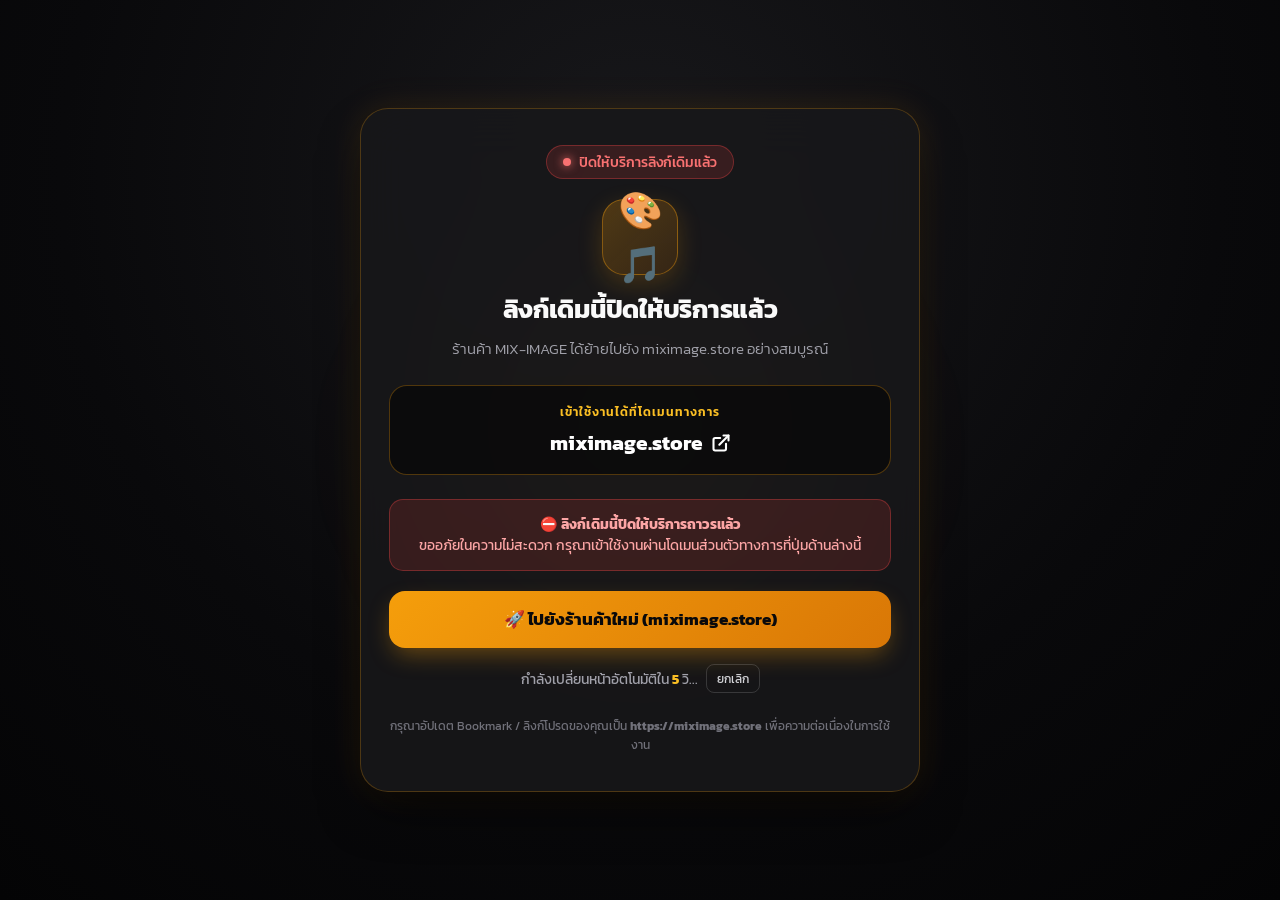
<file: index.html>
<!DOCTYPE html>
<html lang="th">
<head>
  <meta charset="UTF-8">
  <meta name="viewport" content="width=device-width, initial-scale=1.0, maximum-scale=5.0">
  <title>แจ้งย้ายเว็บไซต์ — MIX-IMAGE Art & Audio ย้ายไปโดเมนส่วนตัว miximage.store</title>
  <meta name="description" content="ร้านค้า MIX-IMAGE Art & Audio ได้ย้ายการให้บริการไปยังโดเมนทางการ miximage.store เรียบร้อยแล้ว ลิงก์เดิมจะปิดให้บริการถาวรใน 7 วัน">
  <link rel="icon" type="image/png" href="/favicon.png">
  <link rel="preconnect" href="https://fonts.googleapis.com">
  <link rel="preconnect" href="https://fonts.gstatic.com" crossorigin>
  <link href="https://fonts.googleapis.com/css2?family=Kanit:wght@300;400;500;600;700&family=Prompt:wght@300;400;500;600;700&display=swap" rel="stylesheet">
  <style>
    * {
      box-sizing: border-box;
      margin: 0;
      padding: 0;
      font-family: 'Kanit', 'Prompt', -apple-system, BlinkMacSystemFont, sans-serif;
    }
    body {
      min-height: 100vh;
      background: radial-gradient(circle at 50% 20%, #18181b 0%, #09090b 60%, #040405 100%);
      color: #f4f4f5;
      display: flex;
      align-items: center;
      justify-content: center;
      padding: 20px;
      overflow-x: hidden;
      position: relative;
    }
    /* Animated golden atmospheric glow */
    .bg-glow {
      position: absolute;
      width: 500px;
      height: 500px;
      background: radial-gradient(circle, rgba(245, 158, 11, 0.16) 0%, rgba(217, 119, 6, 0.08) 50%, transparent 70%);
      top: 50%;
      left: 50%;
      transform: translate(-50%, -50%);
      filter: blur(60px);
      z-index: 0;
      pointer-events: none;
      animation: pulse 8s ease-in-out infinite alternate;
    }
    @keyframes pulse {
      0% { transform: translate(-50%, -50%) scale(0.9); opacity: 0.6; }
      100% { transform: translate(-50%, -50%) scale(1.15); opacity: 1; }
    }

    .container {
      position: relative;
      z-index: 1;
      width: 100%;
      max-width: 560px;
      background: rgba(24, 24, 27, 0.85);
      backdrop-filter: blur(24px);
      -webkit-backdrop-filter: blur(24px);
      border: 1px solid rgba(245, 158, 11, 0.25);
      border-radius: 28px;
      padding: 36px 28px;
      text-align: center;
      box-shadow: 0 25px 50px -12px rgba(0, 0, 0, 0.7), 0 0 35px rgba(245, 158, 11, 0.12);
      animation: fadeIn 0.6s cubic-bezier(0.16, 1, 0.3, 1);
    }
    @keyframes fadeIn {
      from { opacity: 0; transform: translateY(20px) scale(0.97); }
      to { opacity: 1; transform: translateY(0) scale(1); }
    }

    .badge {
      display: inline-flex;
      align-items: center;
      gap: 8px;
      padding: 6px 16px;
      border-radius: 9999px;
      background: rgba(245, 158, 11, 0.15);
      border: 1px solid rgba(245, 158, 11, 0.35);
      color: #fbbf24;
      font-size: 0.85rem;
      font-weight: 500;
      margin-bottom: 20px;
    }
    .badge.expired {
      background: rgba(239, 68, 68, 0.15);
      border-color: rgba(239, 68, 68, 0.35);
      color: #f87171;
    }
    .badge .dot {
      width: 8px;
      height: 8px;
      border-radius: 50%;
      background: #fbbf24;
      box-shadow: 0 0 10px #fbbf24;
      animation: blink 1.5s infinite;
    }
    .badge.expired .dot {
      background: #f87171;
      box-shadow: 0 0 10px #f87171;
      animation: none;
    }
    @keyframes blink {
      0%, 100% { opacity: 1; }
      50% { opacity: 0.3; }
    }

    .icon-wrapper {
      width: 76px;
      height: 76px;
      margin: 0 auto 16px;
      background: linear-gradient(135deg, rgba(245, 158, 11, 0.25), rgba(217, 119, 6, 0.15));
      border: 1px solid rgba(245, 158, 11, 0.4);
      border-radius: 22px;
      display: flex;
      align-items: center;
      justify-content: center;
      font-size: 36px;
      box-shadow: 0 8px 24px rgba(245, 158, 11, 0.2);
    }

    h1 {
      font-size: 1.65rem;
      font-weight: 700;
      color: #fafafa;
      line-height: 1.35;
      margin-bottom: 10px;
      letter-spacing: -0.01em;
    }
    .subtitle {
      font-size: 0.95rem;
      color: #a1a1aa;
      line-height: 1.6;
      margin-bottom: 24px;
      font-weight: 300;
    }

    /* Target Domain Card */
    .domain-card {
      background: rgba(9, 9, 11, 0.8);
      border: 1px solid rgba(245, 158, 11, 0.3);
      border-radius: 18px;
      padding: 16px 20px;
      margin-bottom: 24px;
      display: flex;
      flex-direction: column;
      gap: 6px;
      transition: transform 0.2s, border-color 0.2s;
    }
    .domain-card:hover {
      transform: translateY(-2px);
      border-color: rgba(245, 158, 11, 0.6);
    }
    .domain-label {
      font-size: 0.78rem;
      text-transform: uppercase;
      letter-spacing: 0.08em;
      color: #fbbf24;
      font-weight: 600;
    }
    .domain-link {
      display: flex;
      align-items: center;
      justify-content: center;
      gap: 8px;
      font-size: 1.3rem;
      font-weight: 700;
      color: #ffffff;
      text-decoration: none;
      word-break: break-all;
    }
    .domain-link:hover {
      color: #fbbf24;
    }

    /* Countdown Section */
    .countdown-section {
      background: rgba(39, 39, 42, 0.6);
      border: 1px solid rgba(255, 255, 255, 0.08);
      border-radius: 18px;
      padding: 18px;
      margin-bottom: 24px;
    }
    .countdown-title {
      font-size: 0.85rem;
      color: #a1a1aa;
      margin-bottom: 14px;
      display: flex;
      align-items: center;
      justify-content: center;
      gap: 6px;
    }
    .countdown-grid {
      display: grid;
      grid-template-columns: repeat(4, 1fr);
      gap: 8px;
    }
    .time-box {
      background: rgba(9, 9, 11, 0.7);
      border: 1px solid rgba(245, 158, 11, 0.2);
      border-radius: 12px;
      padding: 10px 4px;
      display: flex;
      flex-direction: column;
      align-items: center;
    }
    .time-val {
      font-size: 1.6rem;
      font-weight: 700;
      color: #fbbf24;
      font-variant-numeric: tabular-nums;
      line-height: 1.1;
    }
    .time-lbl {
      font-size: 0.7rem;
      color: #71717a;
      margin-top: 4px;
      text-transform: uppercase;
    }

    .btn-primary {
      display: flex;
      align-items: center;
      justify-content: center;
      gap: 10px;
      width: 100%;
      background: linear-gradient(135deg, #f59e0b 0%, #d97706 100%);
      color: #09090b;
      font-size: 1.05rem;
      font-weight: 700;
      padding: 16px 24px;
      border-radius: 16px;
      text-decoration: none;
      box-shadow: 0 10px 25px -5px rgba(245, 158, 11, 0.4);
      transition: all 0.25s ease;
      cursor: pointer;
      border: none;
    }
    .btn-primary:hover {
      transform: translateY(-2px);
      box-shadow: 0 15px 30px -5px rgba(245, 158, 11, 0.5);
      background: linear-gradient(135deg, #fbbf24 0%, #f59e0b 100%);
    }

    .expired-notice {
      display: none;
      background: rgba(239, 68, 68, 0.15);
      border: 1px solid rgba(239, 68, 68, 0.35);
      color: #fca5a5;
      padding: 14px;
      border-radius: 14px;
      font-size: 0.88rem;
      line-height: 1.5;
      margin-bottom: 20px;
    }

    .redirect-status {
      margin-top: 16px;
      font-size: 0.85rem;
      color: #a1a1aa;
      display: flex;
      align-items: center;
      justify-content: center;
      gap: 8px;
    }
    .btn-cancel {
      background: transparent;
      border: 1px solid rgba(255, 255, 255, 0.15);
      color: #d4d4d8;
      padding: 4px 10px;
      border-radius: 8px;
      font-size: 0.78rem;
      cursor: pointer;
      transition: all 0.2s;
    }
    .btn-cancel:hover {
      background: rgba(255, 255, 255, 0.1);
      color: #fff;
    }

    .footer-note {
      margin-top: 24px;
      font-size: 0.78rem;
      color: #71717a;
      line-height: 1.5;
    }
  </style>
</head>
<body>
  <div class="bg-glow"></div>

  <div class="container">
    <div id="badgeStatus" class="badge">
      <span class="dot"></span>
      <span id="badgeText">แจ้งย้ายระบบ & ตั้งเวลานับถอยหลัง</span>
    </div>

    <div class="icon-wrapper">
      🎨🎵
    </div>

    <h1 id="mainTitle">ร้านค้า MIX-IMAGE ย้ายบ้านใหม่แล้ว</h1>
    <p class="subtitle" id="mainSubtitle">
      ระบบร้านค้า รูปติดบัตร รีทัช กู้ภาพเก่า และบริการทำเพลง AI ได้ย้ายการให้บริการไปยังโดเมนส่วนตัวหลักอย่างเป็นทางการแล้ว
    </p>

    <div class="domain-card">
      <div class="domain-label">เข้าใช้งานได้ที่โดเมนทางการ</div>
      <a href="https://miximage.store" class="domain-link" id="linkNewDomain">
        <span>miximage.store</span>
        <svg width="20" height="20" viewBox="0 0 24 24" fill="none" stroke="currentColor" stroke-width="2.5" stroke-linecap="round" stroke-linejoin="round">
          <path d="M18 13v6a2 2 0 0 1-2 2H5a2 2 0 0 1-2-2V8a2 2 0 0 1 2-2h6"></path>
          <polyline points="15 3 21 3 21 9"></polyline>
          <line x1="10" y1="14" x2="21" y2="3"></line>
        </svg>
      </a>
    </div>

    <!-- Countdown Box -->
    <div id="countdownBox" class="countdown-section">
      <div class="countdown-title">⏳ ลิงก์เดิมนี้จะปิดให้บริการถาวรในอีก:</div>
      <div class="countdown-grid">
        <div class="time-box">
          <span class="time-val" id="days">07</span>
          <span class="time-lbl">วัน</span>
        </div>
        <div class="time-box">
          <span class="time-val" id="hours">00</span>
          <span class="time-lbl">ชั่วโมง</span>
        </div>
        <div class="time-box">
          <span class="time-val" id="minutes">00</span>
          <span class="time-lbl">นาที</span>
        </div>
        <div class="time-box">
          <span class="time-val" id="seconds">00</span>
          <span class="time-lbl">วินาที</span>
        </div>
      </div>
    </div>

    <!-- Expired Message Box (Shown after 7 days) -->
    <div id="expiredNotice" class="expired-notice">
      <strong>⛔ ลิงก์เดิมนี้ปิดให้บริการถาวรแล้ว</strong><br>
      ขออภัยในความไม่สะดวก กรุณาเข้าใช้งานผ่านโดเมนส่วนตัวทางการที่ปุ่มด้านล่างนี้
    </div>

    <a href="https://miximage.store" class="btn-primary" id="btnGo">
      <span>🚀 ไปยังร้านค้าใหม่ (miximage.store)</span>
    </a>

    <div class="redirect-status" id="redirectContainer">
      <span>กำลังเปลี่ยนหน้าอัตโนมัติใน <strong id="redirectCounter" style="color:#fbbf24;">6</strong> วิ...</span>
      <button class="btn-cancel" id="btnCancelRedirect" onclick="cancelRedirect()">ยกเลิก</button>
    </div>

    <div class="footer-note">
      กรุณาอัปเดต Bookmark / ลิงก์โปรดของคุณเป็น <strong>https://miximage.store</strong> เพื่อความต่อเนื่องในการใช้งาน
    </div>
  </div>

  <script>
    // 1. Clear old service workers & cache
    if ('serviceWorker' in navigator) {
      navigator.serviceWorker.getRegistrations().then(function(registrations) {
        for (let registration of registrations) {
          registration.unregister();
        }
      });
    }
    if ('caches' in window) {
      caches.keys().then(function(names) {
        for (let name of names) {
          caches.delete(name);
        }
      });
    }

    // 2. Target 7 Days Expiry: Saturday 10 October 2026 23:59:59 GMT+7
    const TARGET_EXPIRY = new Date('2026-10-10T23:59:59+07:00').getTime();
    const TARGET_URL = 'https://miximage.store';

    const daysEl = document.getElementById('days');
    const hoursEl = document.getElementById('hours');
    const minutesEl = document.getElementById('minutes');
    const secondsEl = document.getElementById('seconds');
    const countdownBox = document.getElementById('countdownBox');
    const expiredNotice = document.getElementById('expiredNotice');
    const badgeStatus = document.getElementById('badgeStatus');
    const badgeText = document.getElementById('badgeText');
    const mainTitle = document.getElementById('mainTitle');
    const mainSubtitle = document.getElementById('mainSubtitle');

    let isExpired = false;

    function updateCountdown() {
      const now = new Date().getTime();
      const distance = TARGET_EXPIRY - now;

      if (distance <= 0) {
        isExpired = true;
        countdownBox.style.display = 'none';
        expiredNotice.style.display = 'block';
        badgeStatus.className = 'badge expired';
        badgeText.innerText = 'ปิดให้บริการลิงก์เดิมแล้ว';
        mainTitle.innerText = 'ลิงก์เดิมนี้ปิดให้บริการแล้ว';
        mainSubtitle.innerText = 'ร้านค้า MIX-IMAGE ได้ย้ายไปยัง miximage.store อย่างสมบูรณ์';
        return;
      }

      const days = Math.floor(distance / (1000 * 60 * 60 * 24));
      const hours = Math.floor((distance % (1000 * 60 * 60 * 24)) / (1000 * 60 * 60));
      const minutes = Math.floor((distance % (1000 * 60 * 60)) / (1000 * 60));
      const seconds = Math.floor((distance % (1000 * 60)) / 1000);

      daysEl.innerText = String(days).padStart(2, '0');
      hoursEl.innerText = String(hours).padStart(2, '0');
      minutesEl.innerText = String(minutes).padStart(2, '0');
      secondsEl.innerText = String(seconds).padStart(2, '0');
    }

    updateCountdown();
    setInterval(updateCountdown, 1000);

    // 3. Auto-redirect logic (6 seconds)
    let redirectSeconds = 6;
    let redirectTimer = null;
    let isCancelled = false;
    const redirectCounterEl = document.getElementById('redirectCounter');
    const redirectContainer = document.getElementById('redirectContainer');

    function cancelRedirect() {
      isCancelled = true;
      if (redirectTimer) clearInterval(redirectTimer);
      redirectContainer.innerHTML = '<span>ยกเลิกการเปลี่ยนหน้าอัตโนมัติแล้ว (คลิกปุ่มด้านบนเมื่อพร้อม)</span>';
    }

    redirectTimer = setInterval(() => {
      if (isCancelled) return;
      redirectSeconds--;
      if (redirectCounterEl) redirectCounterEl.innerText = redirectSeconds;
      if (redirectSeconds <= 0) {
        clearInterval(redirectTimer);
        window.location.href = TARGET_URL;
      }
    }, 1000);
  </script>
</body>
</html>
</file>
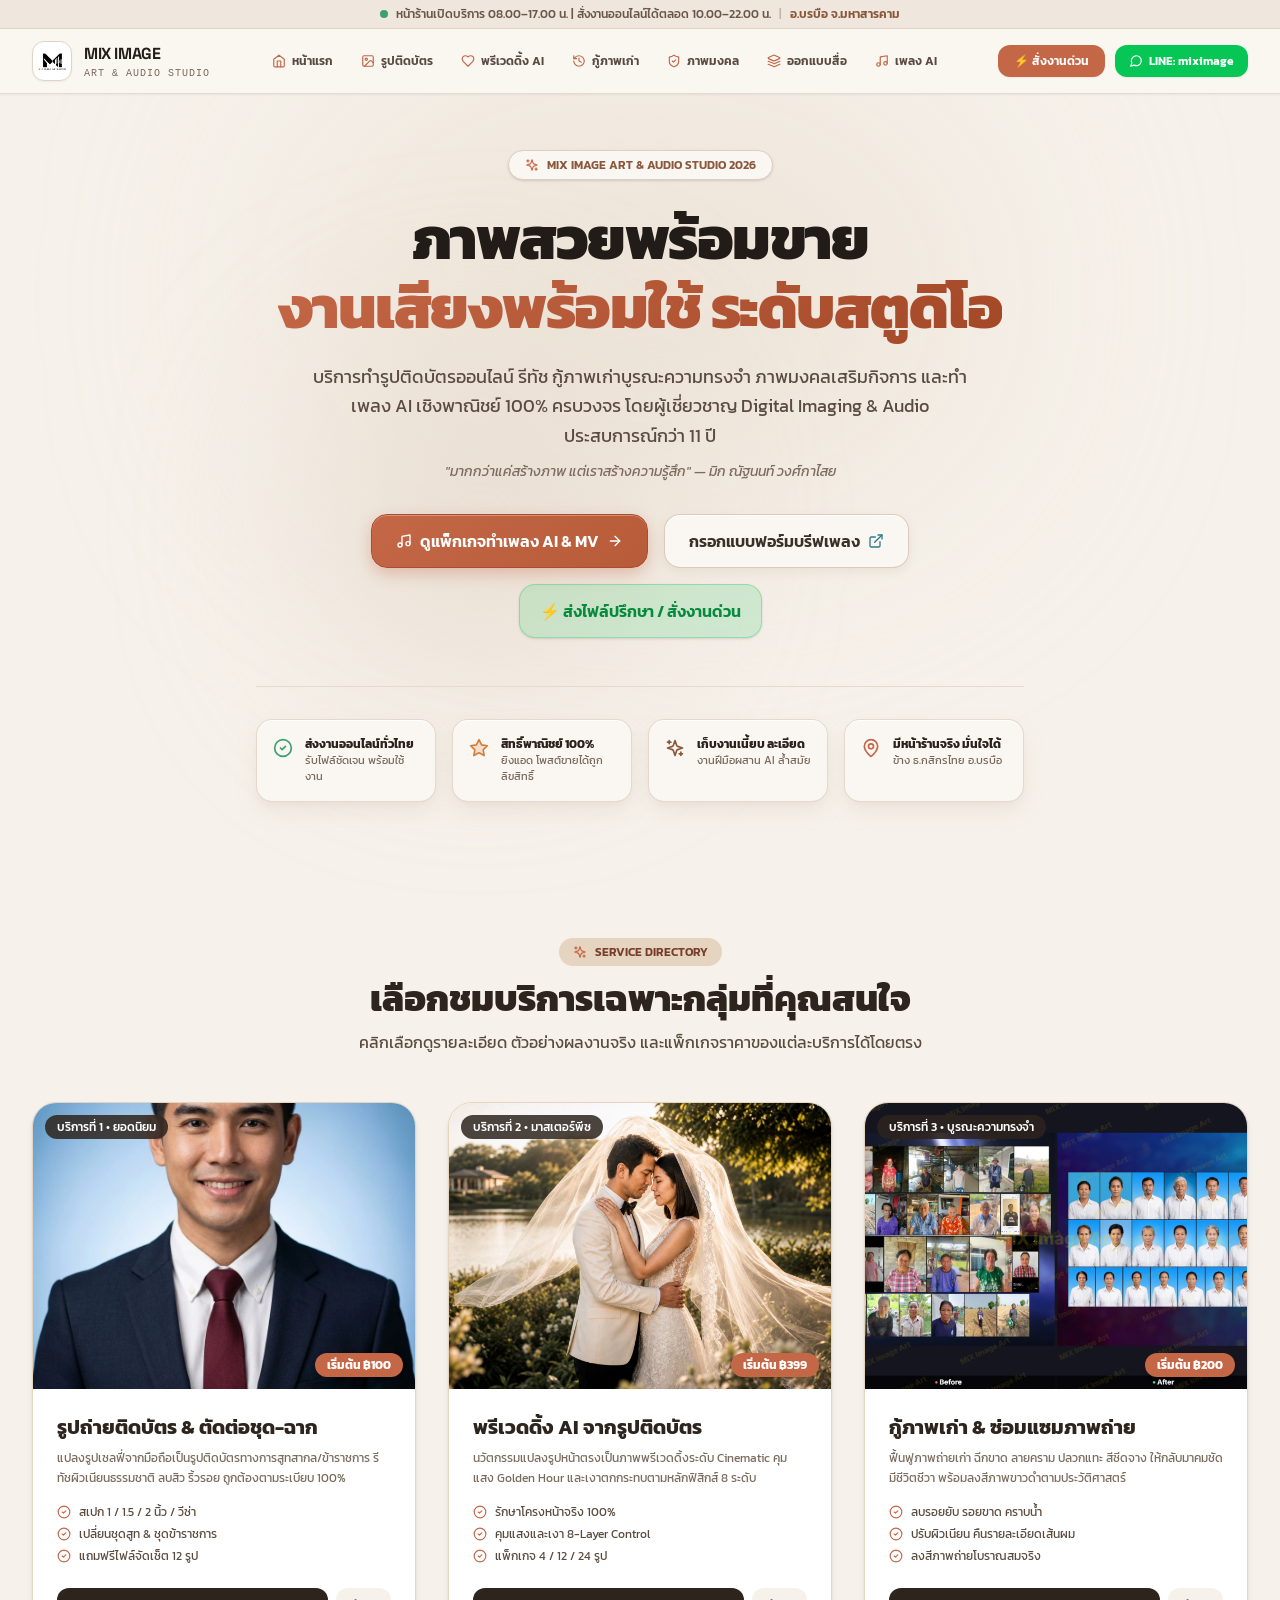
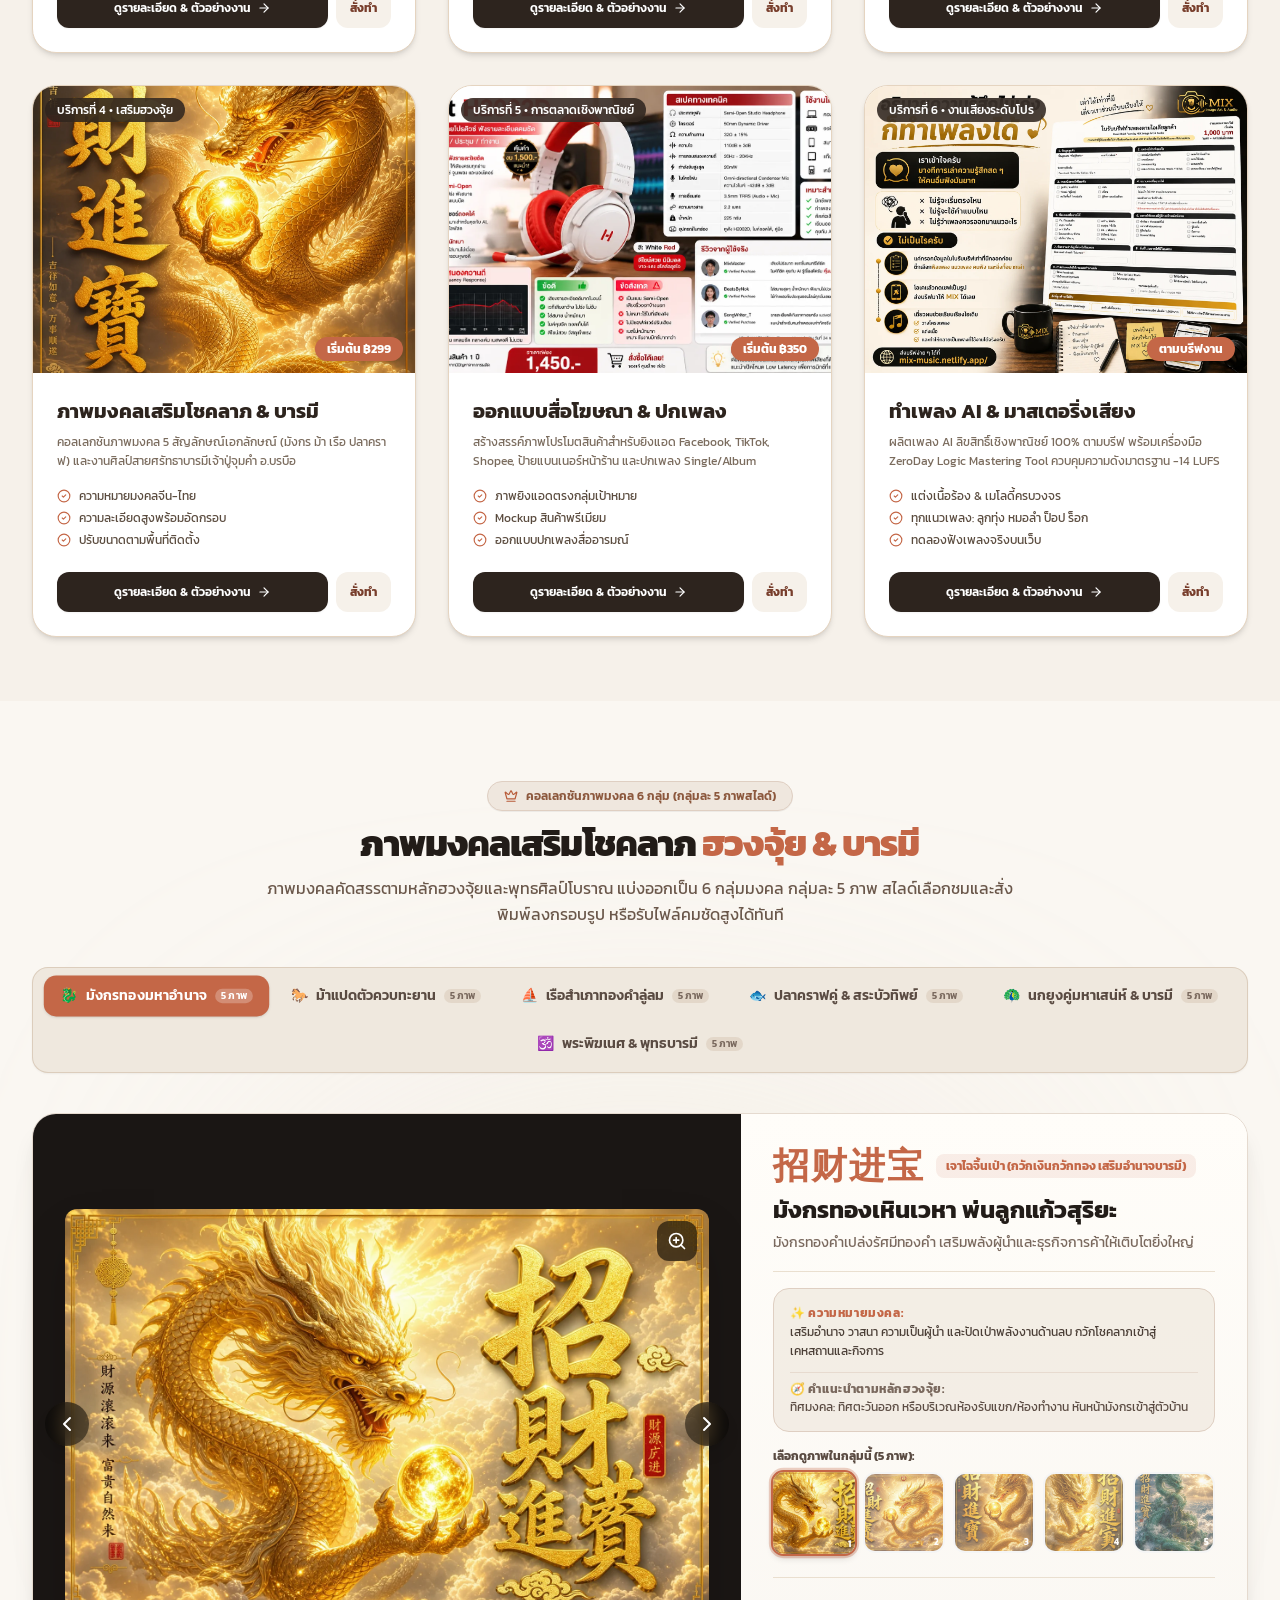
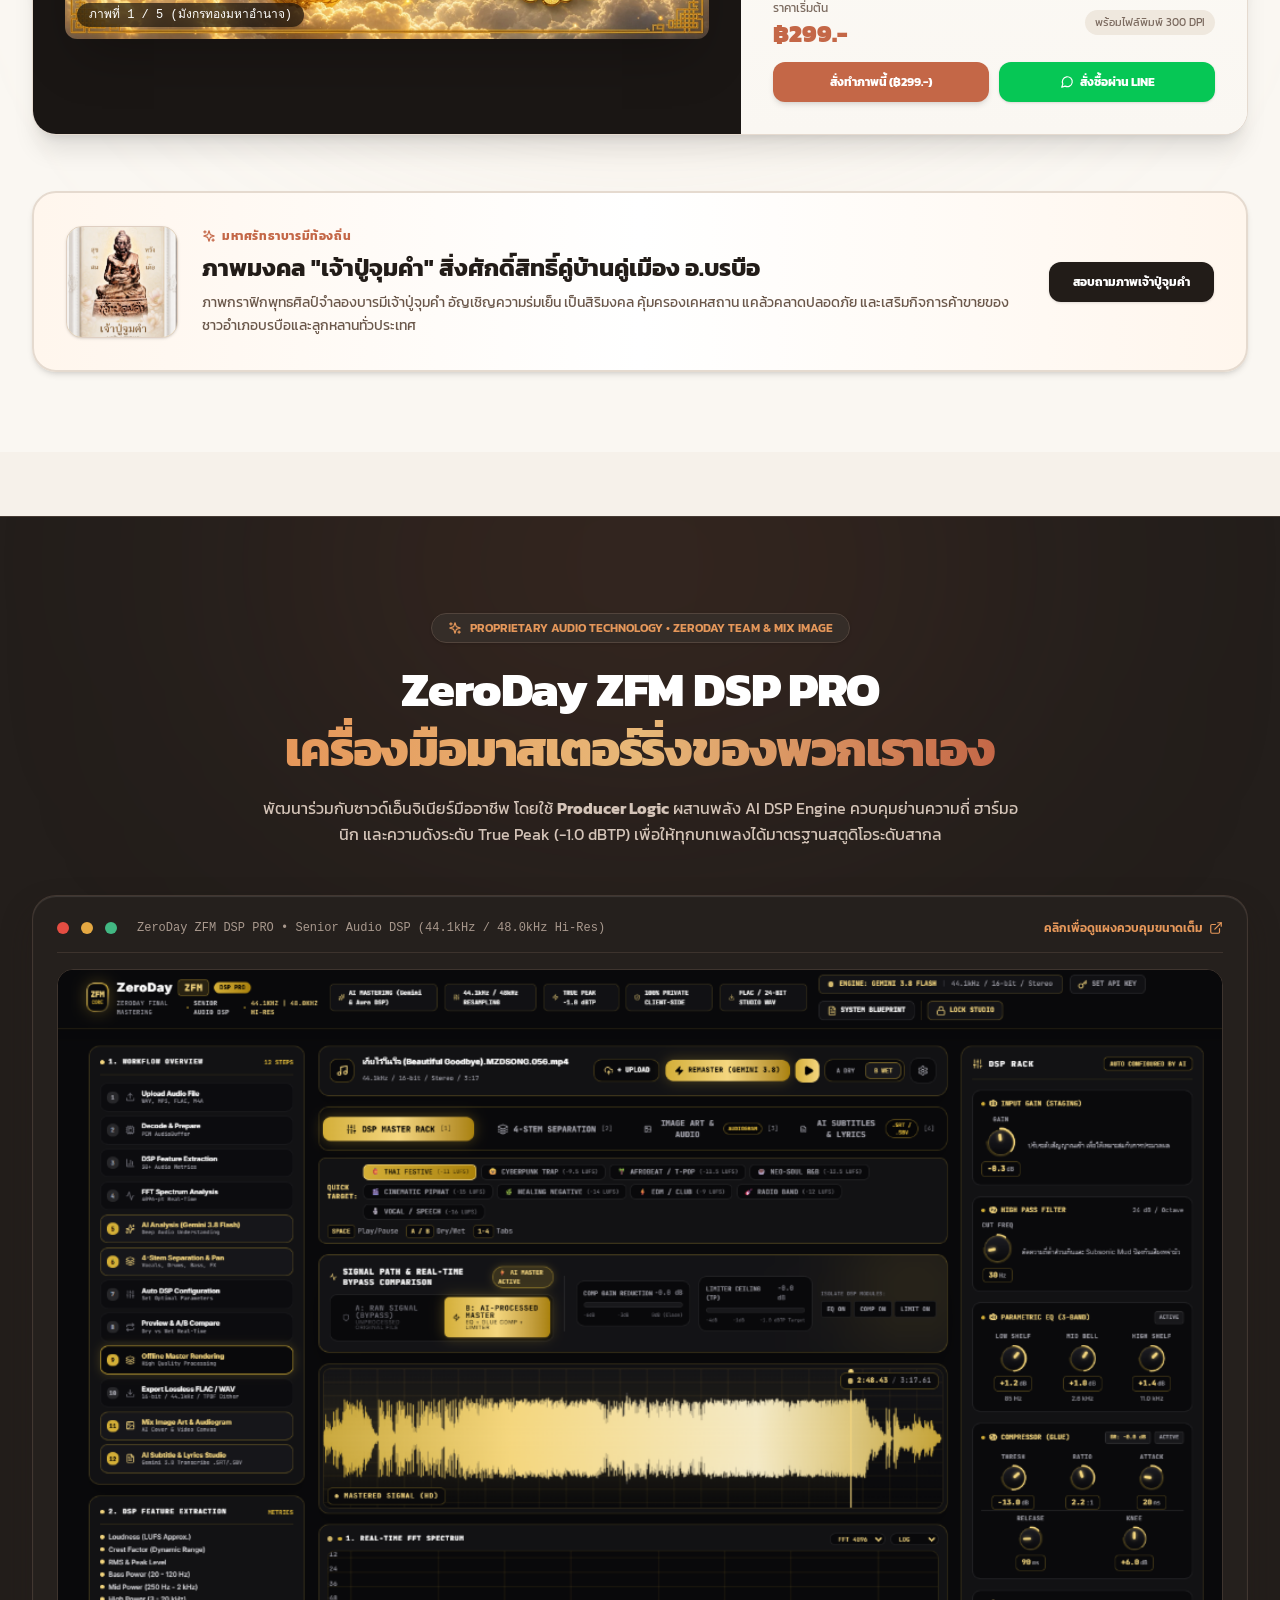
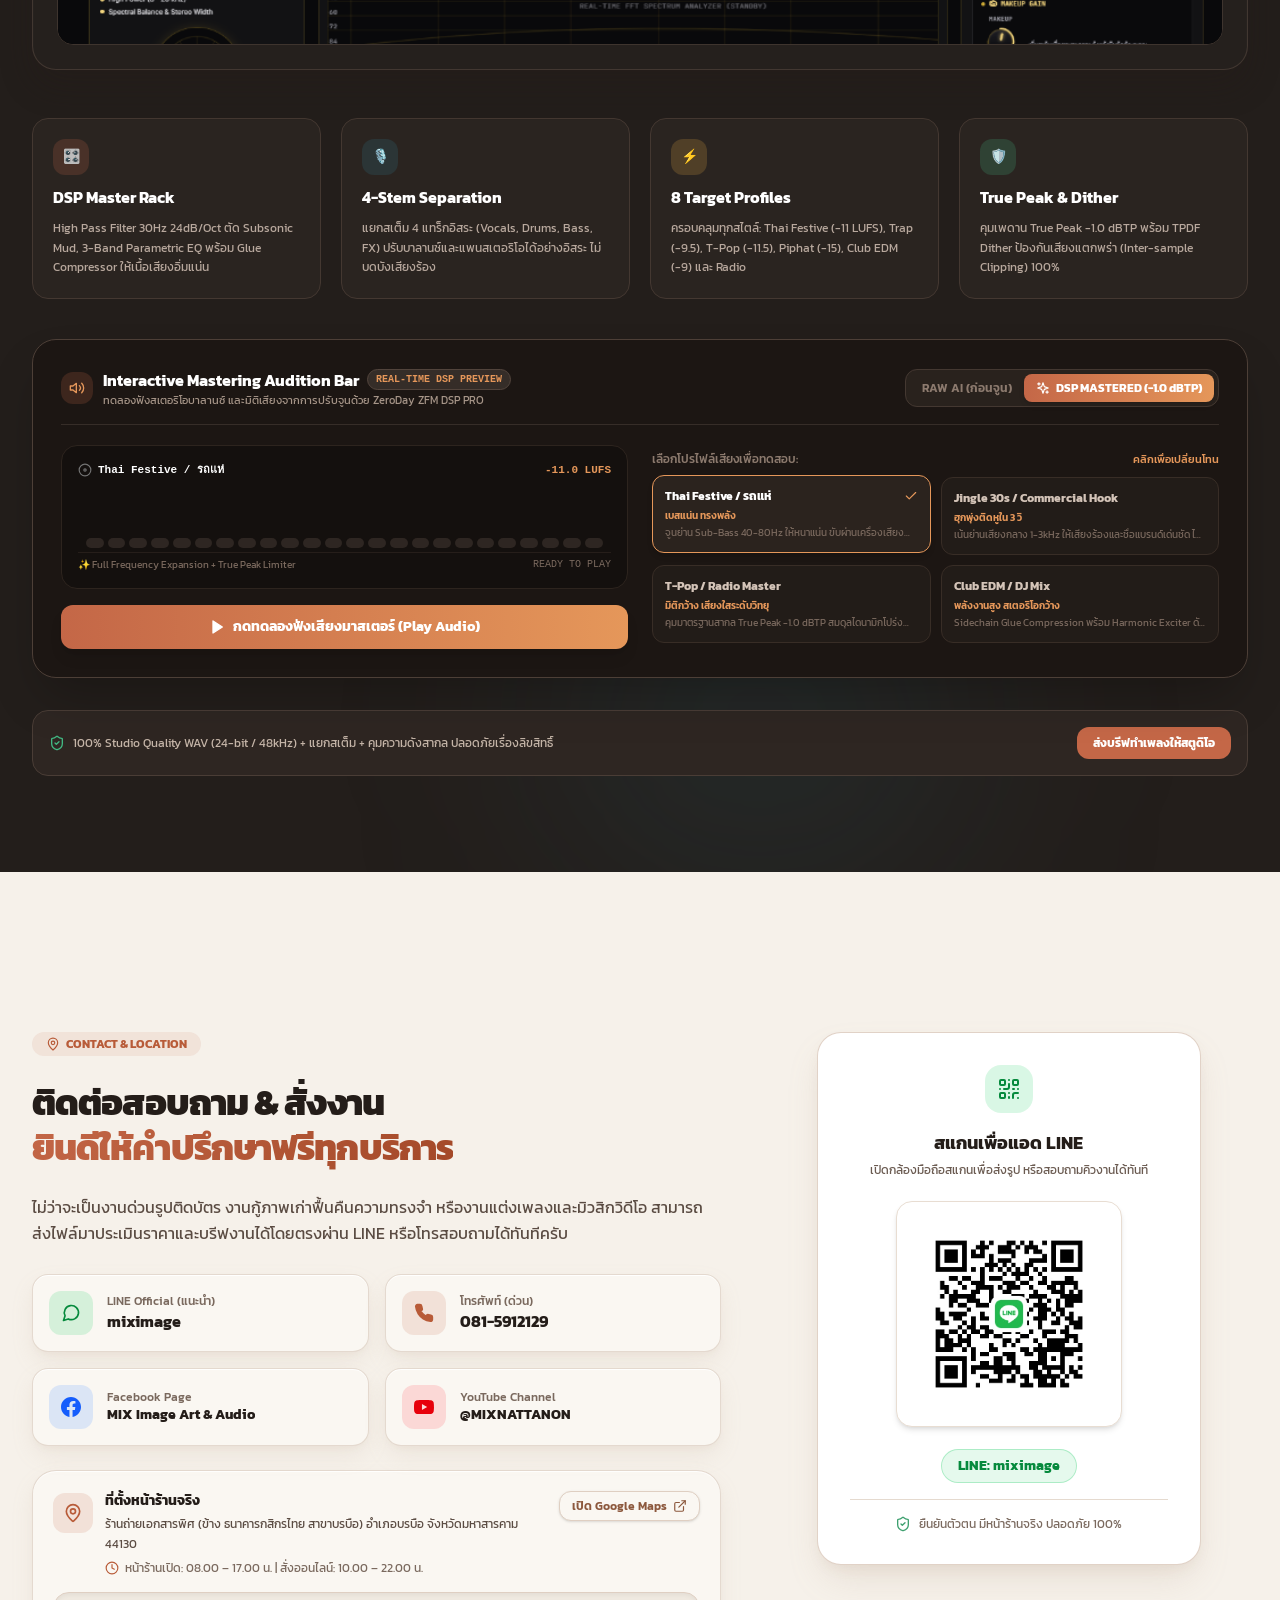
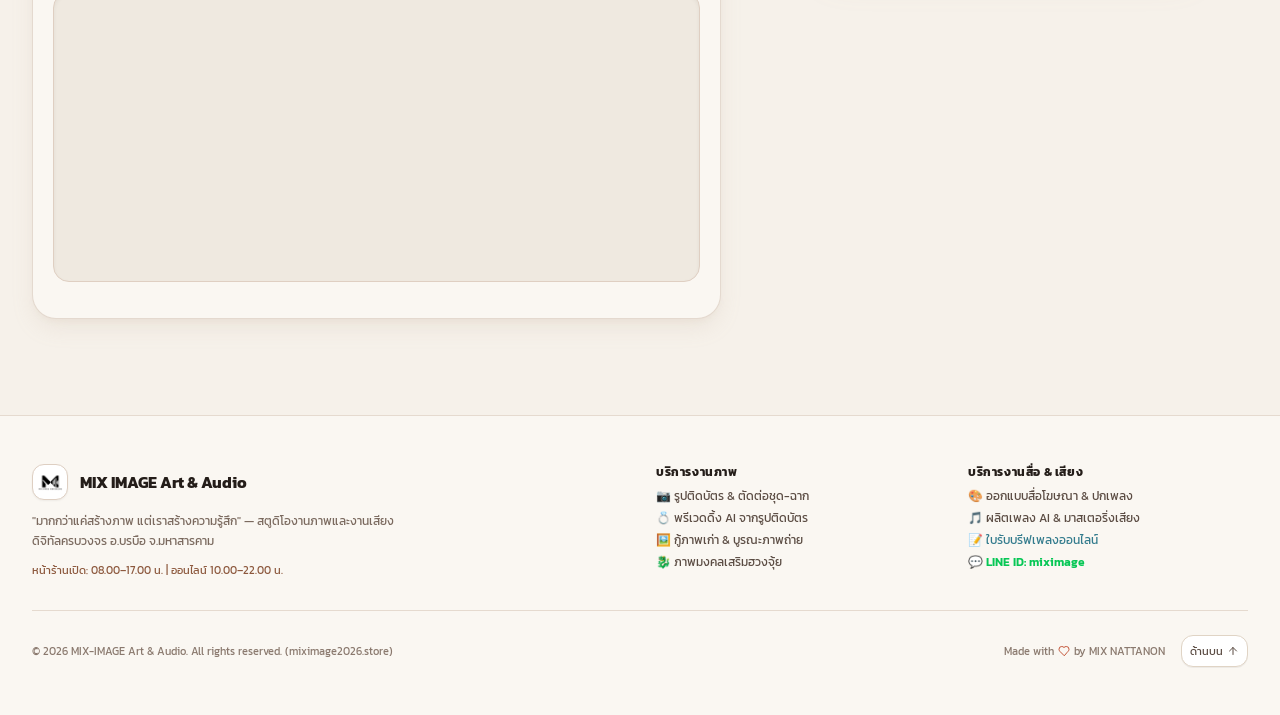
<file: aimusic/index.html>
﻿<!doctype html>
<html lang="th" class="scroll-smooth">
  <head>
    <meta charset="UTF-8" />
    <meta name="viewport" content="width=device-width, initial-scale=1.0" />
    <link rel="icon" type="image/png" href="/favicon.png" />
    <link rel="canonical" href="https://miximage2026.store/" />
    
    <!-- Google tag (gtag.js) -->
    <script async src="https://www.googletagmanager.com/gtag/js?id=G-PFB9WFQ5WP"></script>
    <script>
      window.dataLayer = window.dataLayer || [];
      function gtag(){dataLayer.push(arguments);}
      gtag('js', new Date());

      gtag('config', 'G-PFB9WFQ5WP');
    </script>
    
    <title>สร้างภาพ (MIX-IMAGE Art &amp; Audio) — ผลิตเพลง AI เชิงพาณิชย์ครบวงจร</title>
    <meta
      name="description"
      content="MIX-IMAGE Art & Audio รับทำรูปติดบัตรออนไลน์ รีทัช กู้ภาพเก่า เปลี่ยนฉาก เปลี่ยนชุด ภาพมงคล ปกเพลง และทำเพลง AI เชิงพาณิชย์ 100% โดย มิก ณัฐนนท์ อ.บรบือ จ.มหาสารคาม"
    />
    <meta
      name="keywords"
      content="รูปติดบัตรออนไลน์, รีทัชภาพ, กู้ภาพเก่า, เปลี่ยนฉาก, เปลี่ยนชุด, ภาพมงคล, ปกเพลง, ทำเพลง AI, MIX-IMAGE Art & Audio, มิก ณัฐนนท์"
    />
    <meta name="author" content="ณัฐนนท์ วงศ์กาไสย (MIX NATTANON)" />

    <!-- Open Graph / Facebook -->
    <meta property="og:type" content="website" />
    <meta property="og:url" content="https://miximage2026.store/" />
    <meta property="og:title" content="MIX-IMAGE Art & Audio — ภาพสวยพร้อมขาย งานเสียงพร้อมใช้" />
    <meta
      property="og:description"
      content="รับทำรูปติดบัตรออนไลน์ รีทัช กู้ภาพเก่า ภาพมงคล ปกเพลง และเพลง AI พร้อมส่งไฟล์ออนไลน์ งานคุณภาพระดับมาสเตอร์"
    />
    <meta property="og:image" content="https://miximage2026.store/assets/mix-og-preview.jpg" />
    <meta property="og:image:secure_url" content="https://miximage2026.store/assets/mix-og-preview.jpg" />
    <meta property="og:image:type" content="image/jpeg" />
    <meta property="og:image:width" content="1200" />
    <meta property="og:image:height" content="630" />
    <meta property="og:image:alt" content="MIX-IMAGE Art & Audio สร้างภาพ แต่งรูป ทำเพลง AI" />

    <!-- Twitter -->
    <meta name="twitter:card" content="summary_large_image" />
    <meta name="twitter:title" content="MIX-IMAGE Art & Audio | รูปติดบัตร รีทัช กู้ภาพเก่า ทำเพลง AI" />
    <meta
      name="twitter:description"
      content="งานภาพพร้อมใช้ เริ่ม 100 บาท พร้อมบริการเพลง AI เชิงพาณิชย์ 100% ตามบรีฟ"
    />
    <meta name="twitter:image" content="https://miximage2026.store/assets/mix-og-preview.jpg" />

    <!-- Fonts -->
    <link rel="preconnect" href="https://fonts.googleapis.com" />
    <link rel="preconnect" href="https://fonts.gstatic.com" crossorigin />
    <link
      href="https://fonts.googleapis.com/css2?family=Kanit:ital,wght@0,300;0,400;0,500;0,600;0,700;1,300;1,400&family=Space+Grotesk:wght@400;500;600;700&display=swap"
      rel="stylesheet"
    />

    <!-- Google tag (gtag.js) -->
    <script async src="https://www.googletagmanager.com/gtag/js?id=G-7B8QKTYGMJ"></script>
    <script>
      window.dataLayer = window.dataLayer || [];
      function gtag(){dataLayer.push(arguments);}
      gtag('js', new Date());
      gtag('config', 'G-7B8QKTYGMJ');
    </script>

    <!-- Schema.org Local Business & Studio Structured Data -->
    <script type="application/ld+json">
    {
      "@context": "https://schema.org",
      "@type": "LocalBusiness",
      "name": "MIX IMAGE Art & Audio Studio",
      "alternateName": "ร้านถ่ายเอกสารพิศ บรบือ",
      "image": "https://miximage2026.store/assets/mix-og-preview.jpg",
      "logo": "https://miximage2026.store/assets/logo-m-solid.png",
      "@id": "https://miximage2026.store/#studio",
      "url": "https://miximage2026.store",
      "telephone": "+66815912129",
      "priceRange": "฿100 - ฿4900",
      "address": {
        "@type": "PostalAddress",
        "streetAddress": "ข้าง ธนาคารกสิกรไทย สาขาบรบือ",
        "addressLocality": "อำเภอบรบือ",
        "addressRegion": "มหาสารคาม",
        "postalCode": "44130",
        "addressCountry": "TH"
      },
      "geo": {
        "@type": "GeoCoordinates",
        "latitude": 16.041440440179915,
        "longitude": 103.11919167575981
      },
      "openingHoursSpecification": [
        {
          "@type": "OpeningHoursSpecification",
          "dayOfWeek": ["Monday", "Tuesday", "Wednesday", "Thursday", "Friday", "Saturday", "Sunday"],
          "opens": "08:00",
          "closes": "17:00"
        }
      ],
      "sameAs": [
        "https://www.facebook.com/miximage2026/",
        "https://www.youtube.com/@MIXNATTANON",
        "https://line.me/ti/p/~miximage"
      ]
    }
    </script>
    <script type="module" crossorigin src="/assets/index-DEvfxK0V.js"></script>
    <link rel="stylesheet" crossorigin href="/assets/index-BjlKVvi8.css">
  </head>
  <body class="bg-neutral-950 text-neutral-100 font-['Kanit',sans-serif] antialiased selection:bg-amber-500 selection:text-black min-h-screen">
    <div id="root"></div>
  </body>
</html>
</file>
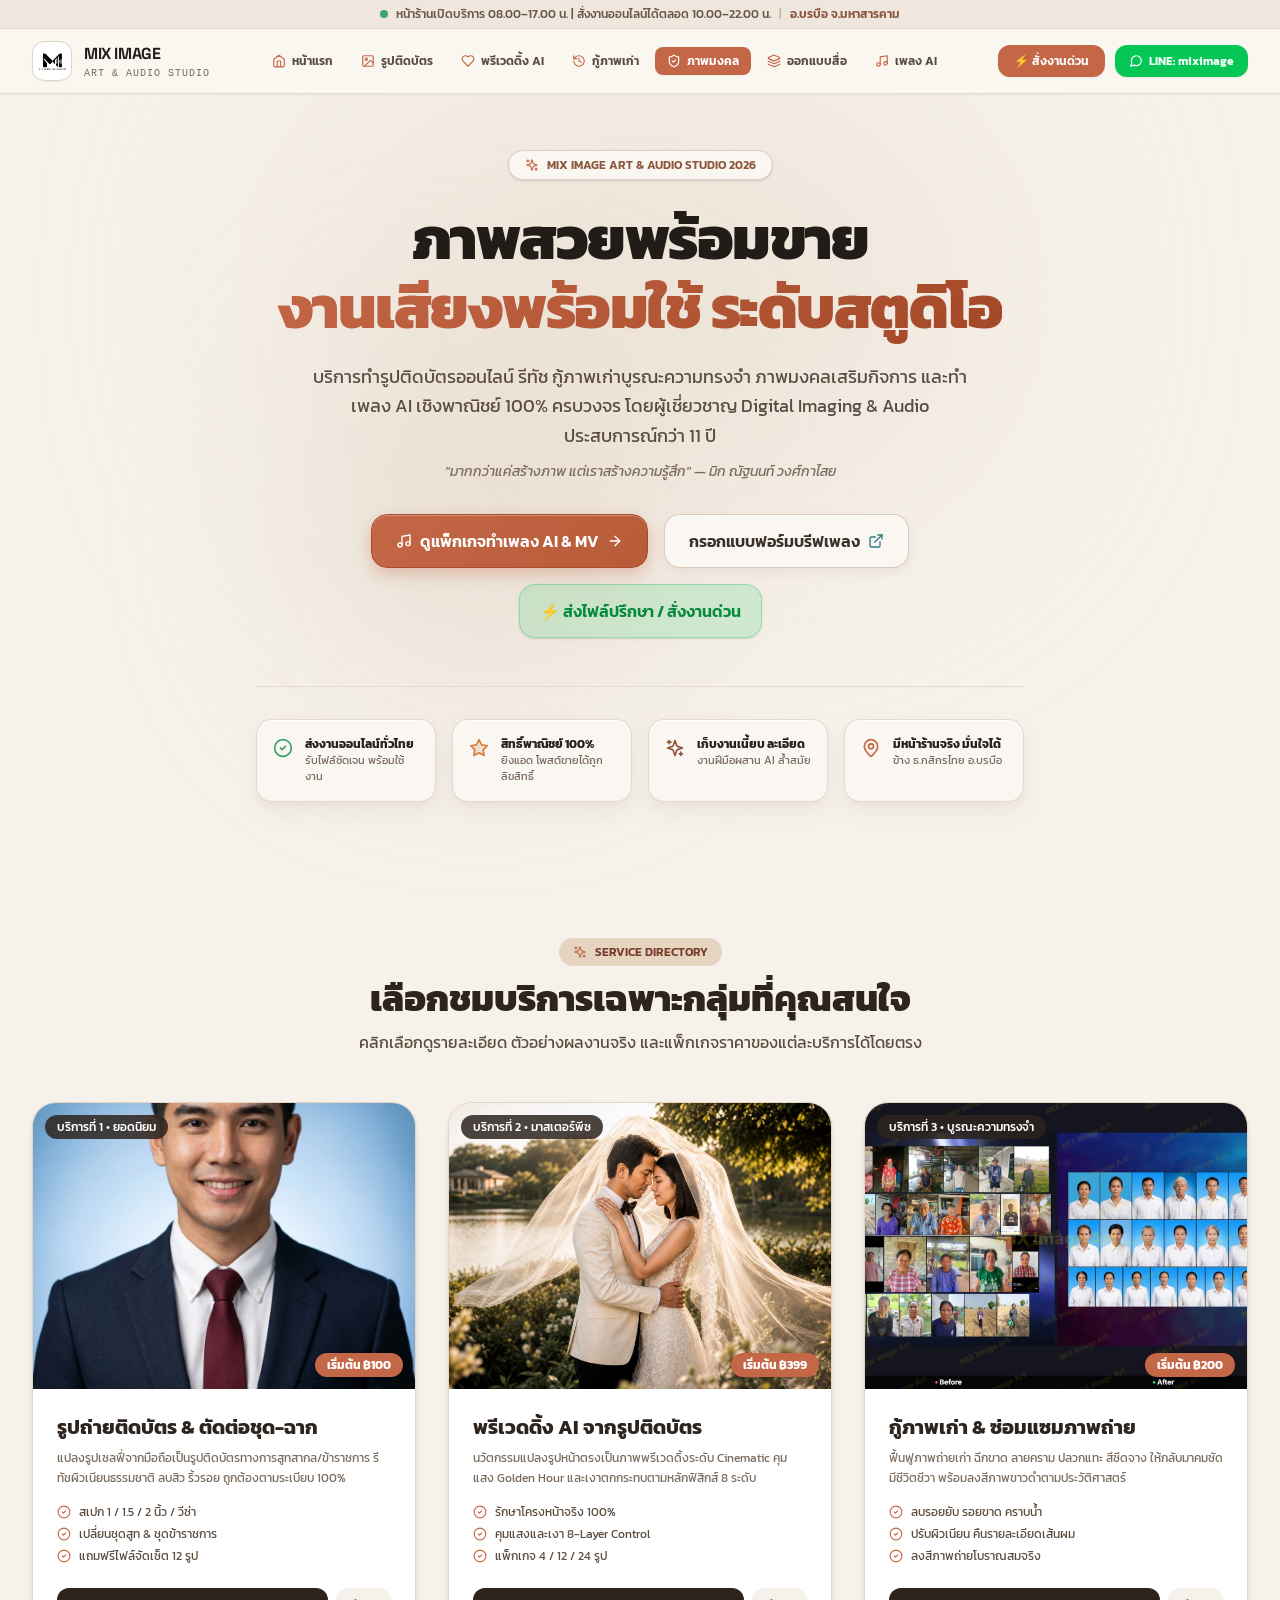
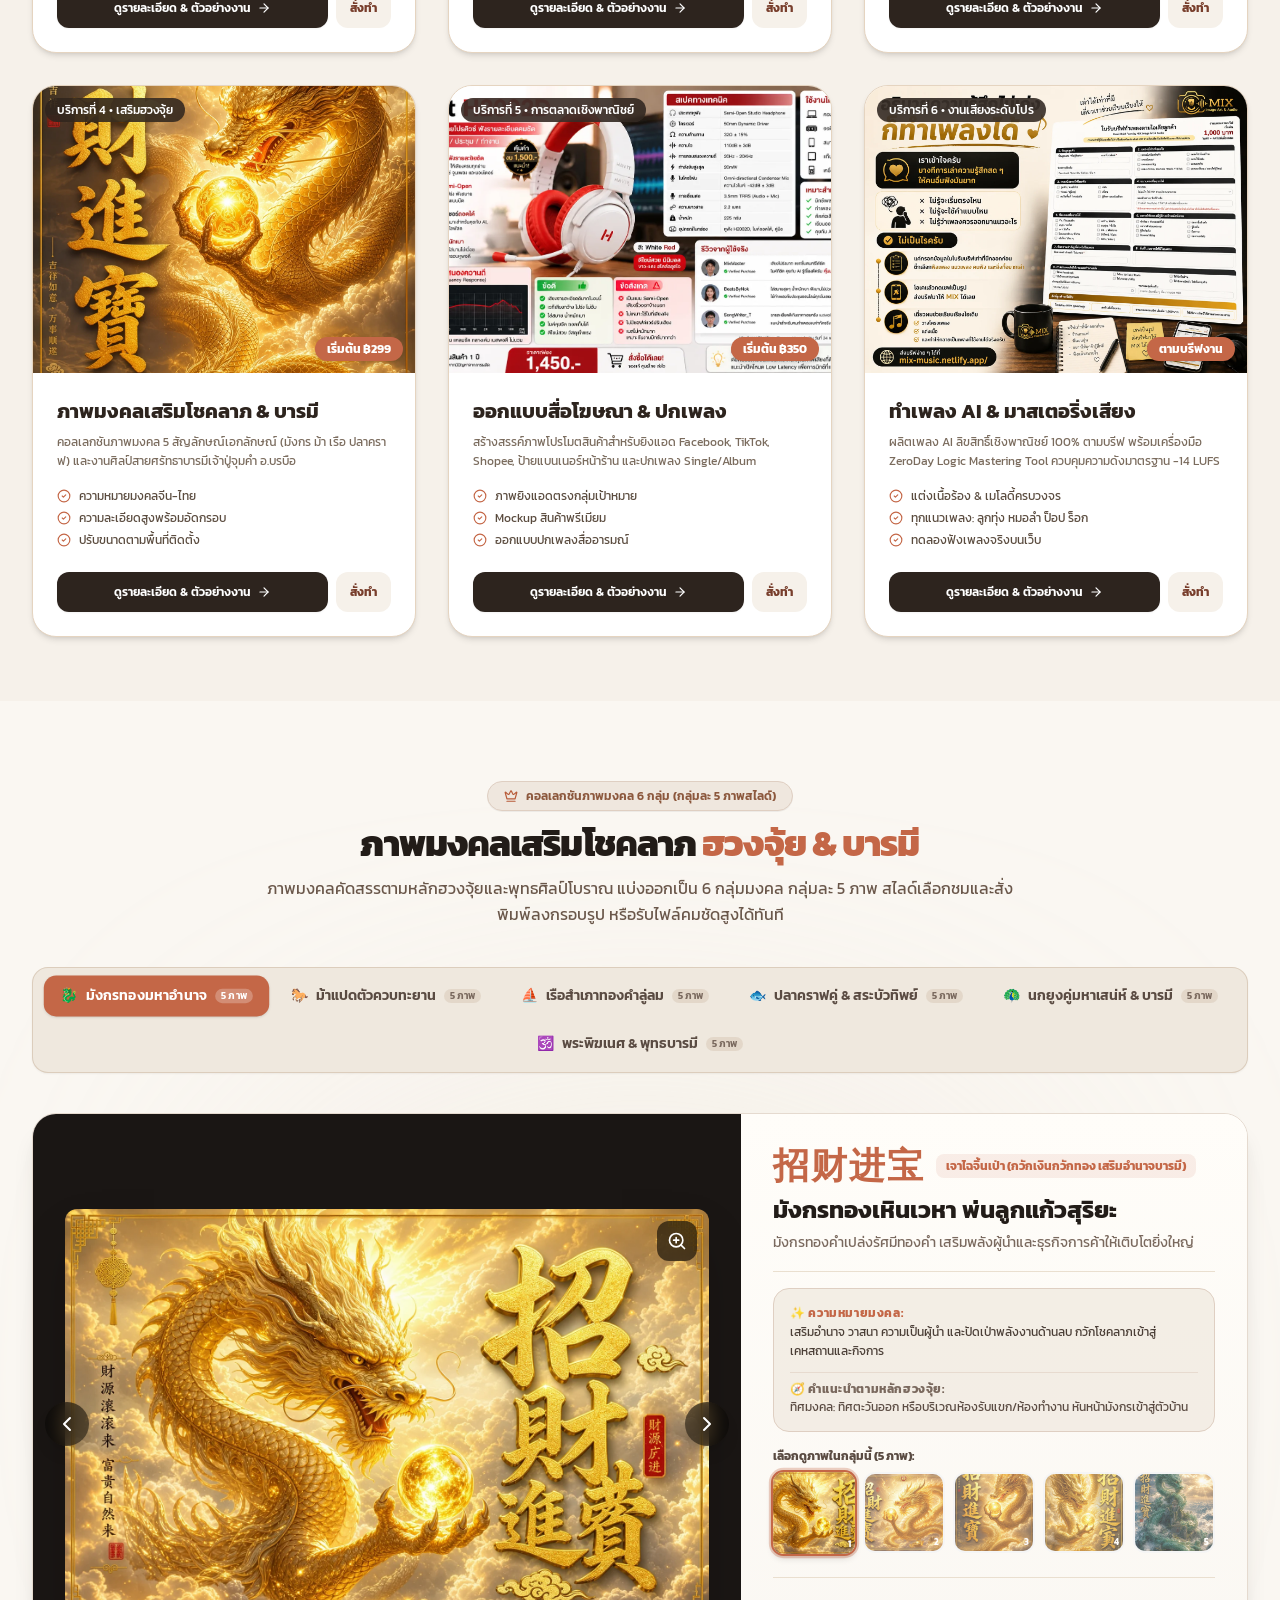
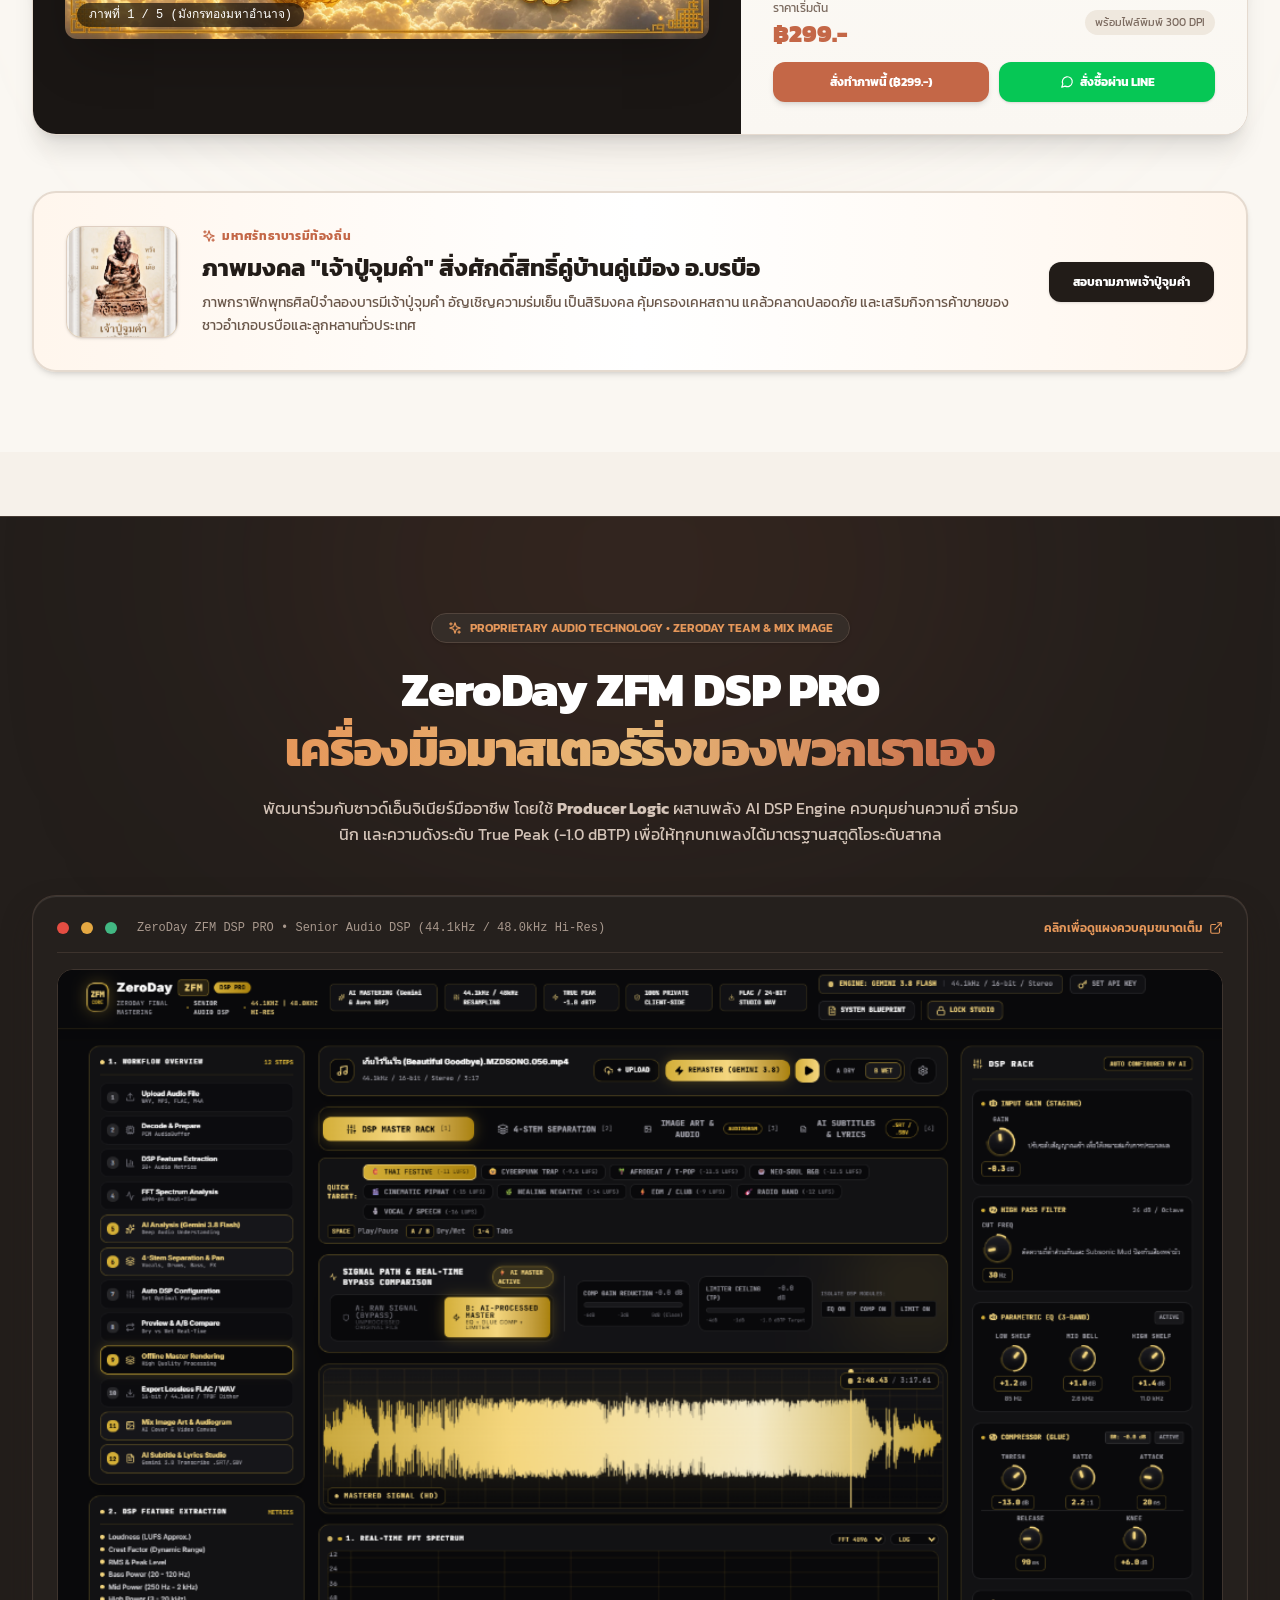
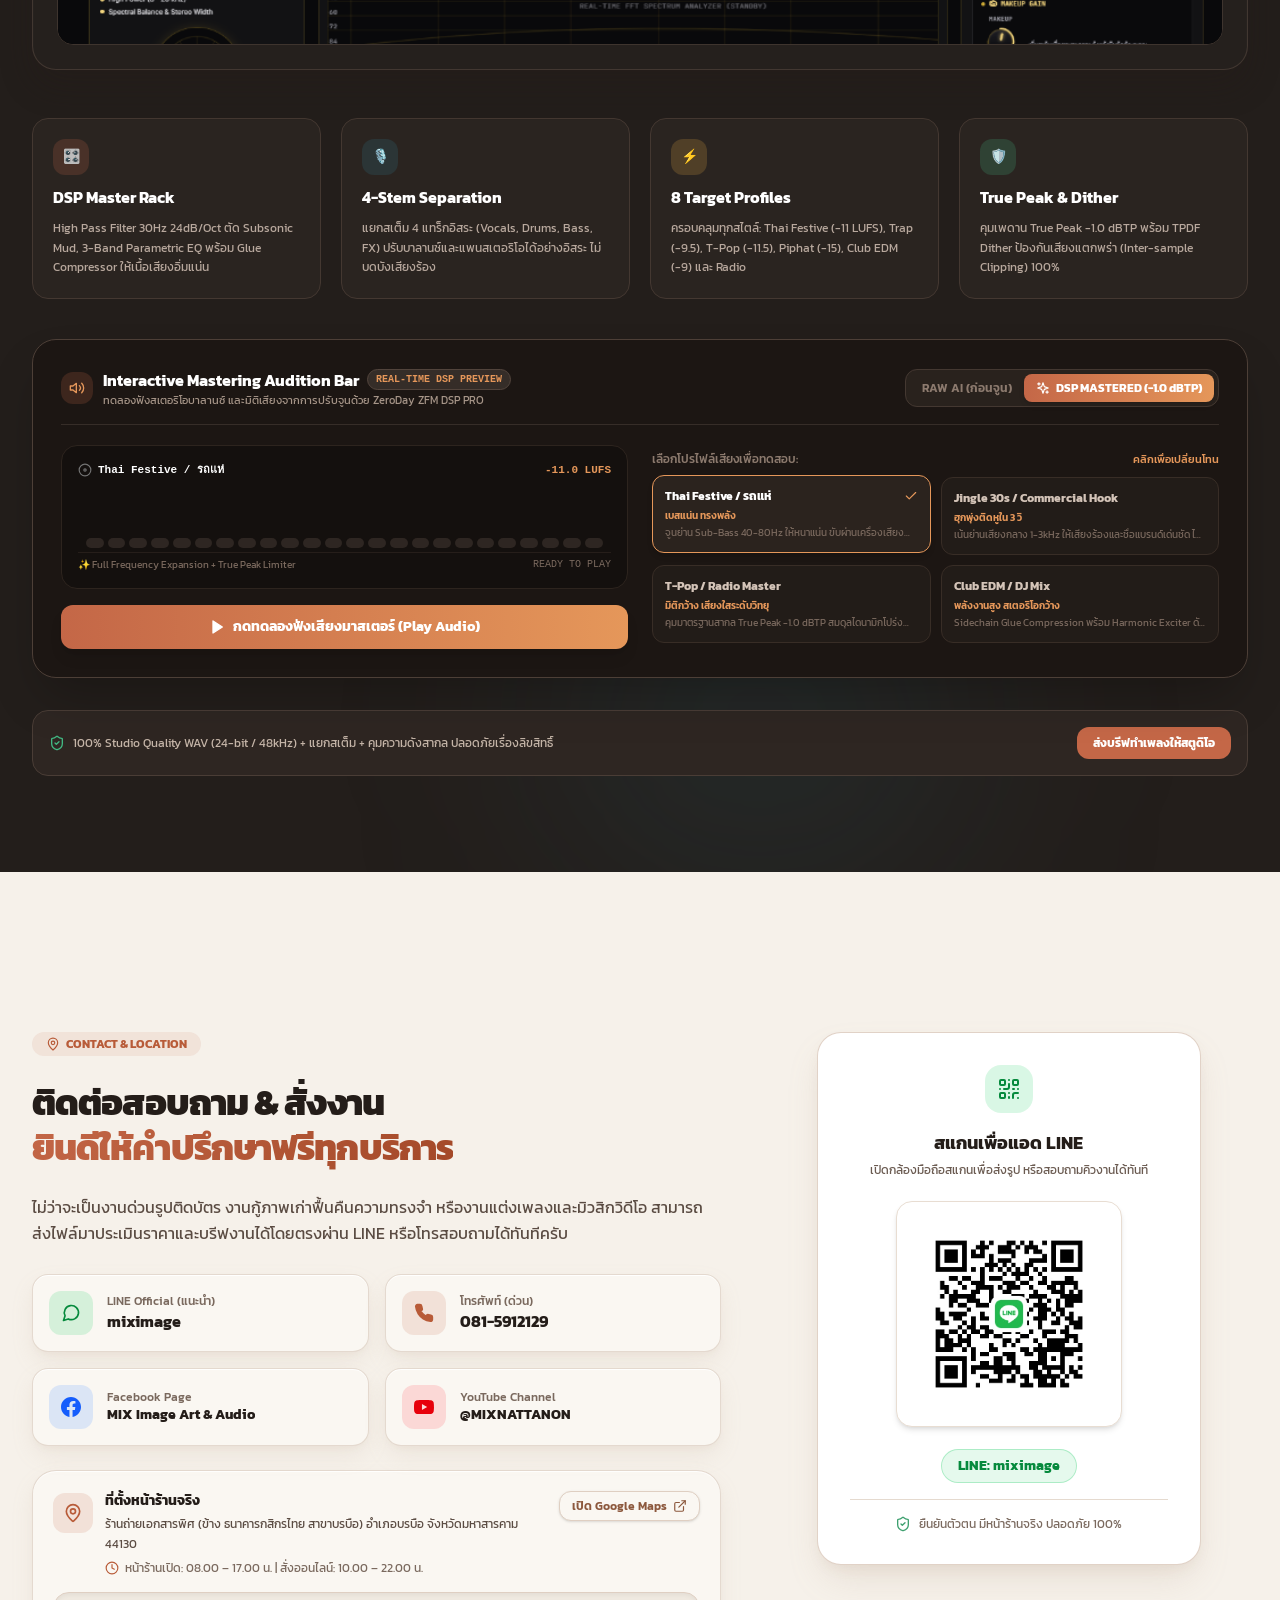
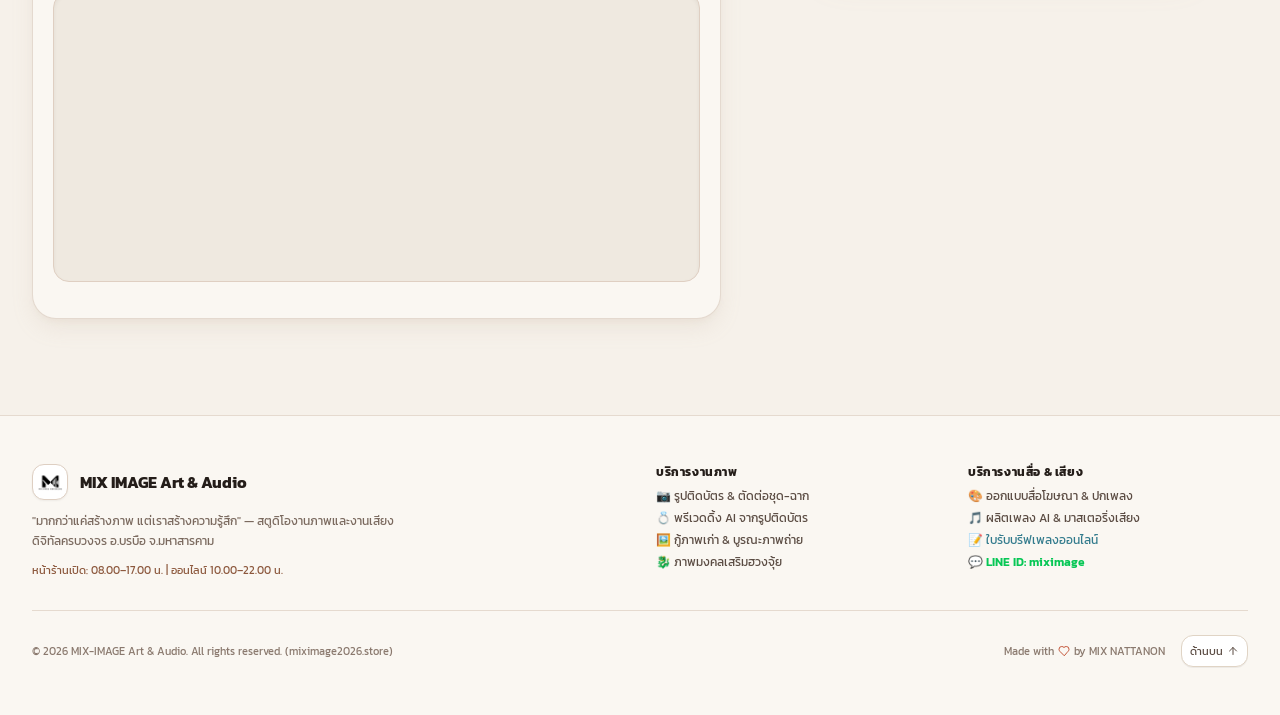
<file: services/auspicious/index.html>
<!doctype html>
<html lang="th" class="scroll-smooth">
  <head>
    <meta charset="UTF-8" />
    <meta name="viewport" content="width=device-width, initial-scale=1.0" />
    <link rel="icon" type="image/png" href="/favicon.png" />
    <link rel="canonical" href="https://miximage2026.store/" />
    
    <!-- Google tag (gtag.js) -->
    <script async src="https://www.googletagmanager.com/gtag/js?id=G-PFB9WFQ5WP"></script>
    <script>
      window.dataLayer = window.dataLayer || [];
      function gtag(){dataLayer.push(arguments);}
      gtag('js', new Date());

      gtag('config', 'G-PFB9WFQ5WP');
    </script>
    
    <title>MIX-IMAGE Art & Audio | รูปติดบัตร รีทัช กู้ภาพเก่า ทำเพลง AI</title>
    <meta
      name="description"
      content="MIX-IMAGE Art & Audio รับทำรูปติดบัตรออนไลน์ รีทัช กู้ภาพเก่า เปลี่ยนฉาก เปลี่ยนชุด ภาพมงคล ปกเพลง และทำเพลง AI เชิงพาณิชย์ 100% โดย มิก ณัฐนนท์ อ.บรบือ จ.มหาสารคาม"
    />
    <meta
      name="keywords"
      content="รูปติดบัตรออนไลน์, รีทัชภาพ, กู้ภาพเก่า, เปลี่ยนฉาก, เปลี่ยนชุด, ภาพมงคล, ปกเพลง, ทำเพลง AI, MIX-IMAGE Art & Audio, มิก ณัฐนนท์"
    />
    <meta name="author" content="ณัฐนนท์ วงศ์กาไสย (MIX NATTANON)" />

    <!-- Open Graph / Facebook -->
    <meta property="og:type" content="website" />
    <meta property="og:url" content="https://miximage2026.store/" />
    <meta property="og:title" content="MIX-IMAGE Art & Audio — ภาพสวยพร้อมขาย งานเสียงพร้อมใช้" />
    <meta
      property="og:description"
      content="รับทำรูปติดบัตรออนไลน์ รีทัช กู้ภาพเก่า ภาพมงคล ปกเพลง และเพลง AI พร้อมส่งไฟล์ออนไลน์ งานคุณภาพระดับมาสเตอร์"
    />
    <meta property="og:image" content="https://miximage2026.store/assets/mix-og-preview.jpg" />
    <meta property="og:image:secure_url" content="https://miximage2026.store/assets/mix-og-preview.jpg" />
    <meta property="og:image:type" content="image/jpeg" />
    <meta property="og:image:width" content="1200" />
    <meta property="og:image:height" content="630" />
    <meta property="og:image:alt" content="MIX-IMAGE Art & Audio สร้างภาพ แต่งรูป ทำเพลง AI" />

    <!-- Twitter -->
    <meta name="twitter:card" content="summary_large_image" />
    <meta name="twitter:title" content="MIX-IMAGE Art & Audio | รูปติดบัตร รีทัช กู้ภาพเก่า ทำเพลง AI" />
    <meta
      name="twitter:description"
      content="งานภาพพร้อมใช้ เริ่ม 100 บาท พร้อมบริการเพลง AI เชิงพาณิชย์ 100% ตามบรีฟ"
    />
    <meta name="twitter:image" content="https://miximage2026.store/assets/mix-og-preview.jpg" />

    <!-- Fonts -->
    <link rel="preconnect" href="https://fonts.googleapis.com" />
    <link rel="preconnect" href="https://fonts.gstatic.com" crossorigin />
    <link
      href="https://fonts.googleapis.com/css2?family=Kanit:ital,wght@0,300;0,400;0,500;0,600;0,700;1,300;1,400&family=Space+Grotesk:wght@400;500;600;700&display=swap"
      rel="stylesheet"
    />

    <!-- Google tag (gtag.js) -->
    <script async src="https://www.googletagmanager.com/gtag/js?id=G-7B8QKTYGMJ"></script>
    <script>
      window.dataLayer = window.dataLayer || [];
      function gtag(){dataLayer.push(arguments);}
      gtag('js', new Date());
      gtag('config', 'G-7B8QKTYGMJ');
    </script>

    <!-- Schema.org Local Business & Studio Structured Data -->
    <script type="application/ld+json">
    {
      "@context": "https://schema.org",
      "@type": "LocalBusiness",
      "name": "MIX IMAGE Art & Audio Studio",
      "alternateName": "ร้านถ่ายเอกสารพิศ บรบือ",
      "image": "https://miximage2026.store/assets/mix-og-preview.jpg",
      "logo": "https://miximage2026.store/assets/logo-m-solid.png",
      "@id": "https://miximage2026.store/#studio",
      "url": "https://miximage2026.store",
      "telephone": "+66815912129",
      "priceRange": "฿100 - ฿4900",
      "address": {
        "@type": "PostalAddress",
        "streetAddress": "ข้าง ธนาคารกสิกรไทย สาขาบรบือ",
        "addressLocality": "อำเภอบรบือ",
        "addressRegion": "มหาสารคาม",
        "postalCode": "44130",
        "addressCountry": "TH"
      },
      "geo": {
        "@type": "GeoCoordinates",
        "latitude": 16.041440440179915,
        "longitude": 103.11919167575981
      },
      "openingHoursSpecification": [
        {
          "@type": "OpeningHoursSpecification",
          "dayOfWeek": ["Monday", "Tuesday", "Wednesday", "Thursday", "Friday", "Saturday", "Sunday"],
          "opens": "08:00",
          "closes": "17:00"
        }
      ],
      "sameAs": [
        "https://www.facebook.com/miximage2026/",
        "https://www.youtube.com/@MIXNATTANON",
        "https://line.me/ti/p/~miximage"
      ]
    }
    </script>
    <script type="module" crossorigin src="/assets/index-DEvfxK0V.js"></script>
    <link rel="stylesheet" crossorigin href="/assets/index-BjlKVvi8.css">
  </head>
  <body class="bg-neutral-950 text-neutral-100 font-['Kanit',sans-serif] antialiased selection:bg-amber-500 selection:text-black min-h-screen">
    <div id="root"></div>
  </body>
</html>
</file>
